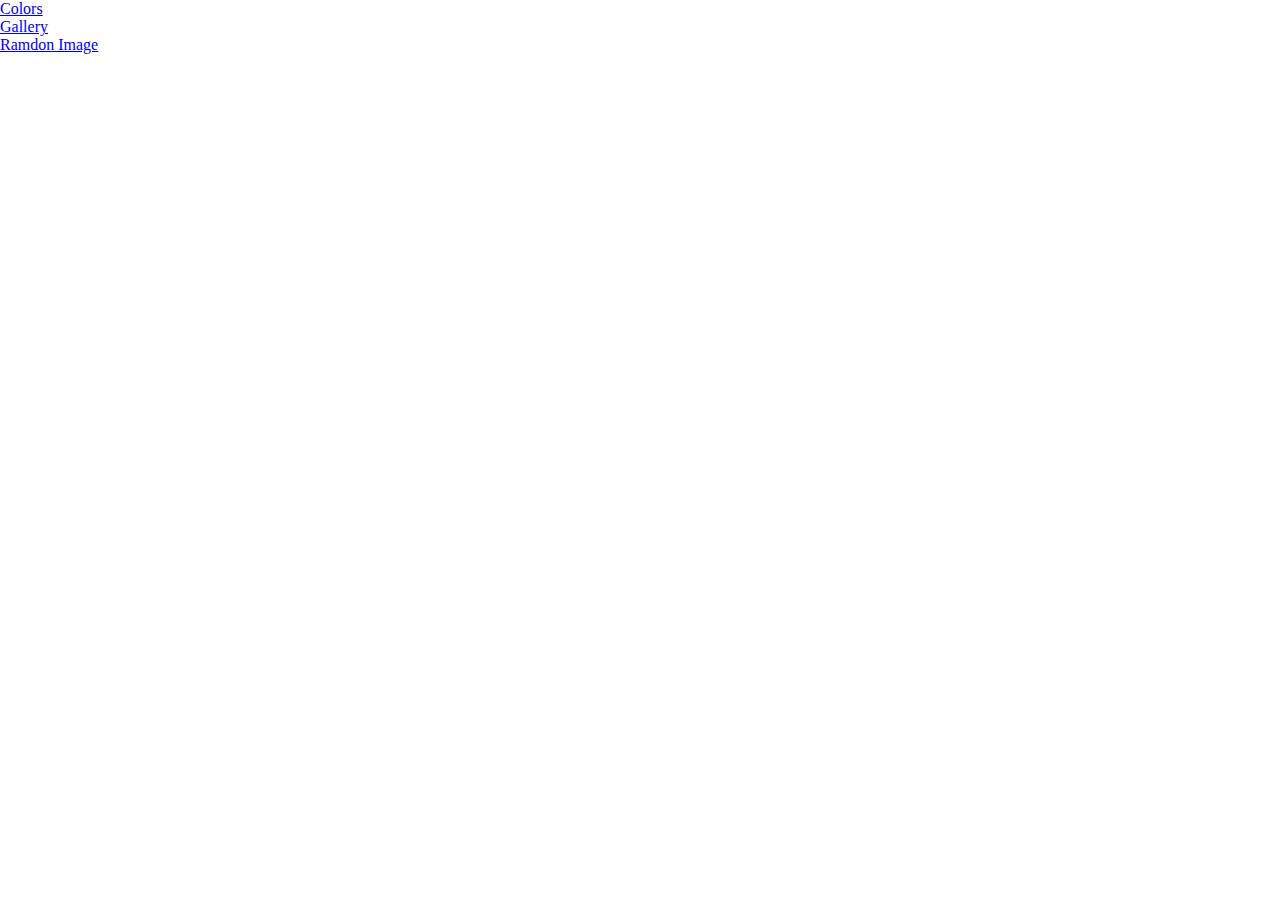
<file: index.html>
<!DOCTYPE html>
<html lang="en">
<head>
    <meta charset="UTF-8">
    <meta http-equiv="X-UA-Compatible" content="IE=edge">
    <meta name="viewport" content="width=device-width, initial-scale=1.0">
    <title>JS Sandbox</title>
    <link rel="stylesheet" href="css/colors.css">
</head>
<body>

    <div class="container">
        <ul>
            <li><a href="colors.html">Colors</a></li>
            <li><a href="gallery.html">Gallery</a></li>
            <li><a href="random-image.html">Ramdon Image</a></li>
        </ul>
    </div>
    
</body>
</html>
</file>
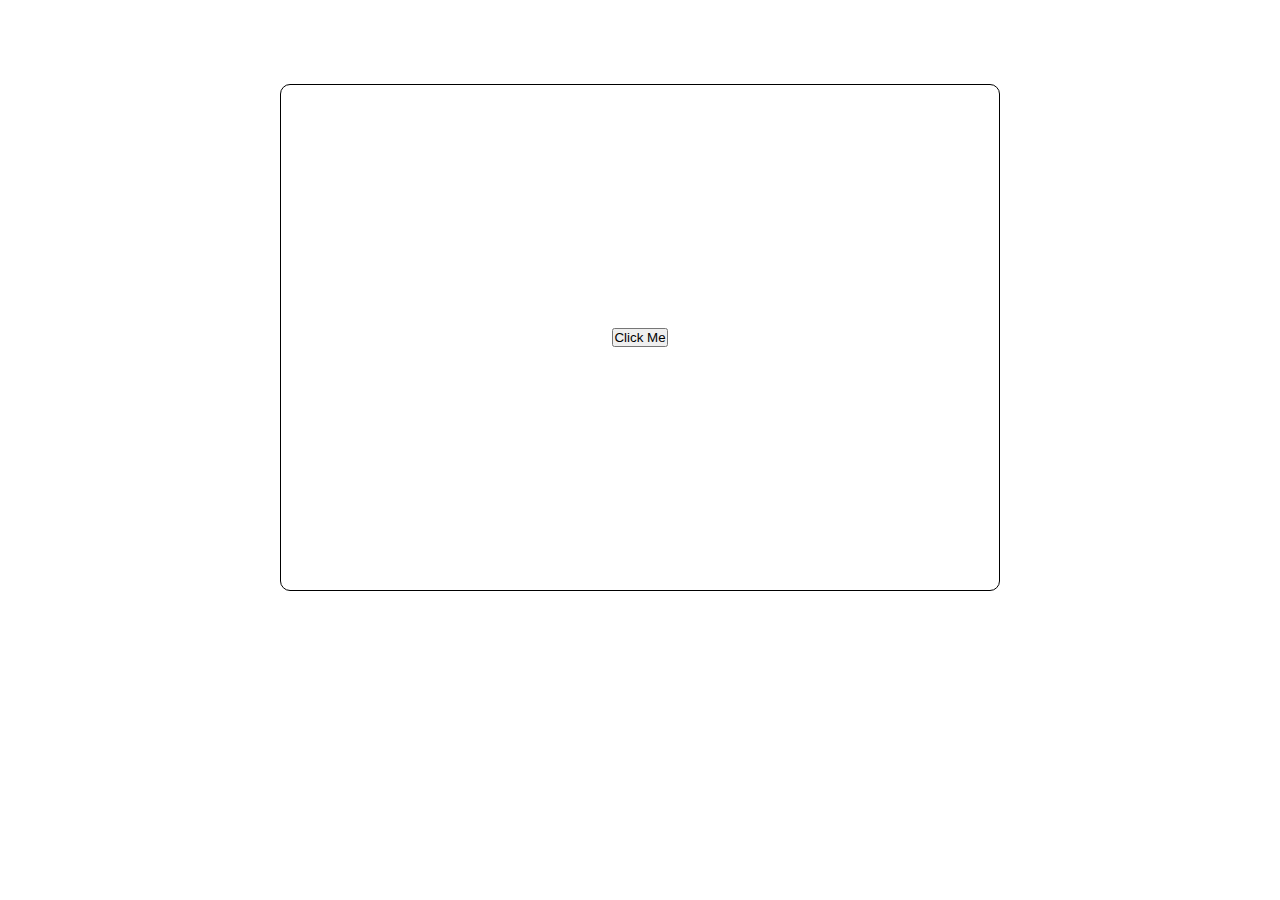
<file: colors.html>
<!DOCTYPE html>
<html lang="en">
<head>
    <meta charset="UTF-8">
    <meta http-equiv="X-UA-Compatible" content="IE=edge">
    <meta name="viewport" content="width=device-width, initial-scale=1.0">
    <title>Random Colors</title>
    <link rel="stylesheet" href="css/colors.css">
</head>
<body>
    <div class="container">
        <div class="box-container">
            <div class="box">
                <button>Click Me</button>
            </div>
        </div>
    </div>


    <script src="js/colors.js"></script>

</body>
</html>
</file>
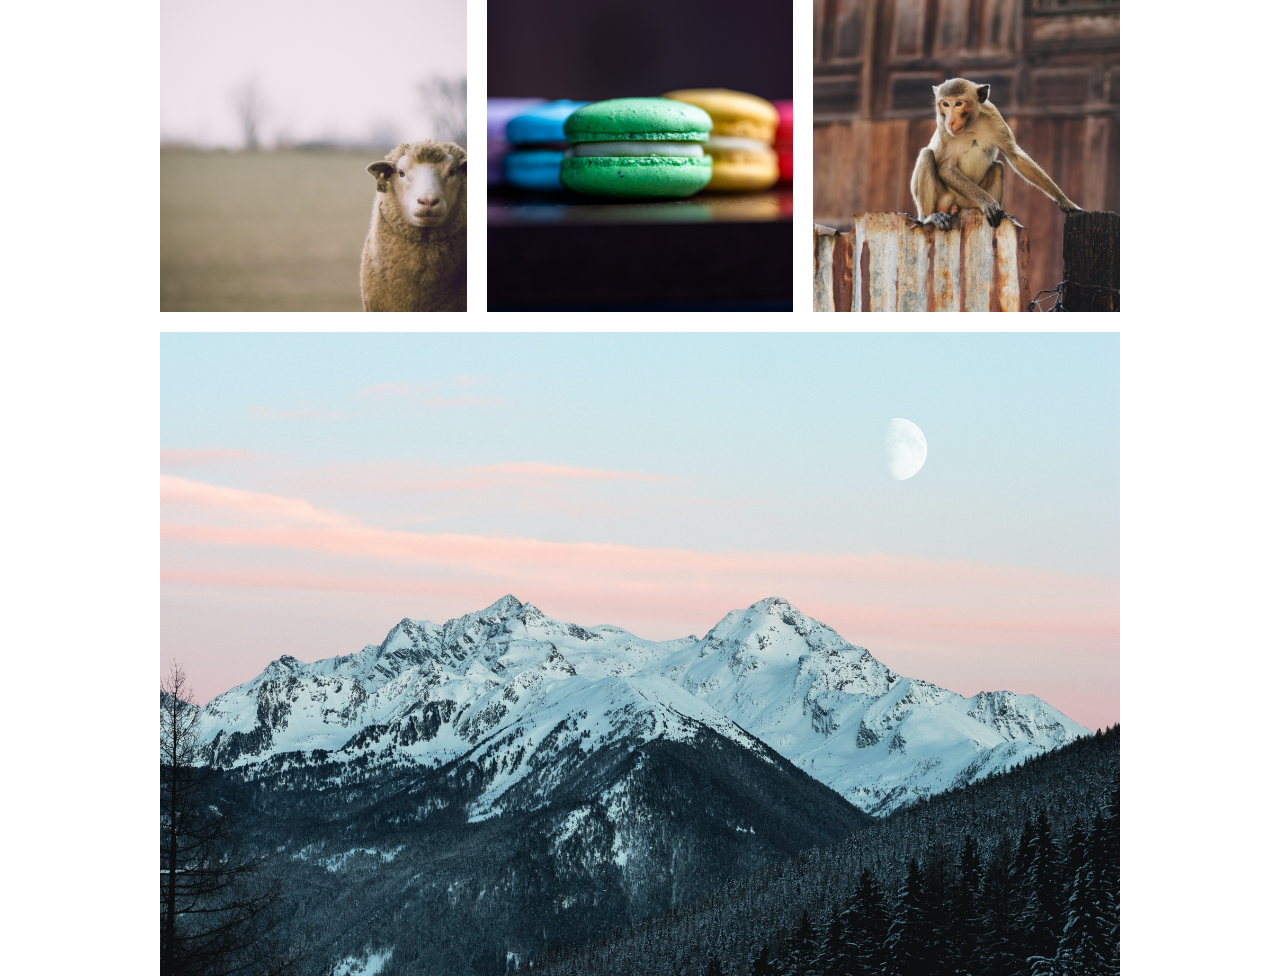
<file: gallery.html>
<!DOCTYPE html>
<html lang="en">
<head>
    <meta charset="UTF-8">
    <meta http-equiv="X-UA-Compatible" content="IE=edge">
    <meta name="viewport" content="width=device-width, initial-scale=1.0">
    <title>JS Gallery</title>
    <link rel="stylesheet" href="css/images.css">
</head>
<body>

    <div class="container">
        <div class="gallery">
            <div class="gallery-images gallery-images1">
                <img src="images/pic1.jpg" alt="">
            </div>

            <div class="gallery-images gallery-images2">
                <img src="images/pic2.jpg" alt="">
            </div>

            <div class="gallery-images gallery-images3">
                <img src="images/pic3.jpg" alt="">
            </div>

            <div class="gallery-images gallery-images4">
                <img src="images/pic4.jpg" alt="">
            </div>

        </div>
    </div>
    
    <script src="js/images.js"></script>
</body>
</html>
</file>
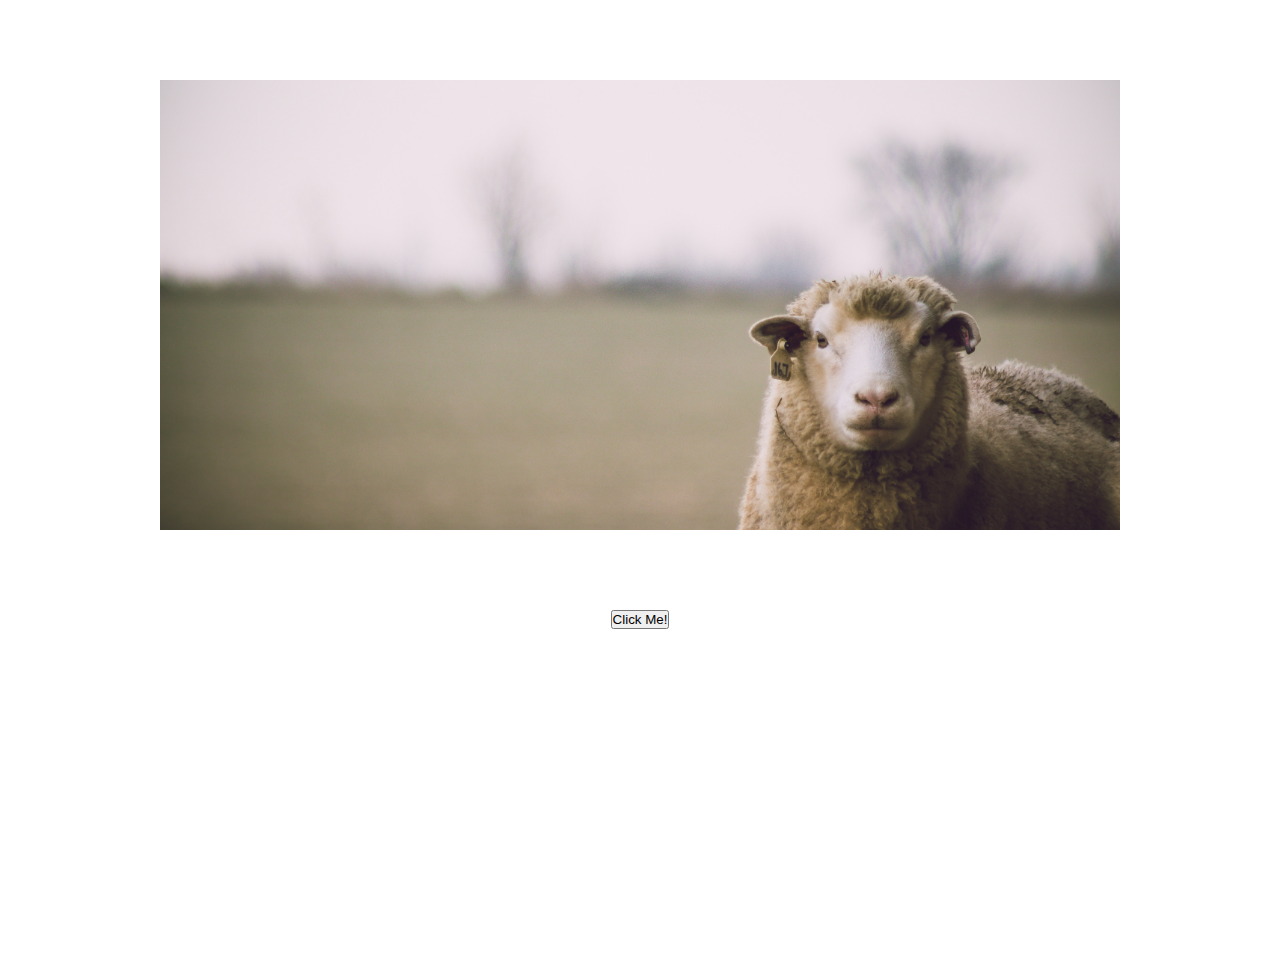
<file: random-image.html>
<!DOCTYPE html>
<html lang="en">
<head>
    <meta charset="UTF-8">
    <meta http-equiv="X-UA-Compatible" content="IE=edge">
    <meta name="viewport" content="width=device-width, initial-scale=1.0">
    <title>Random Image</title>
    <link rel="stylesheet" href="css/randomImage.css">
</head>
<body>
    
    <div class="container">
        <div class="image-container">
            <img src="images/pic1.jpg" alt="">
        </div>
        <button>Click Me!</button>
    </div>

    <script src="js/randomImage.js"></script>
</body>
</html>
</file>
<file: css/colors.css>
* {
    box-sizing: border-box;
    margin: 0;
    padding: 0;
}

.box-container {
    align-items: center;
    display: flex;
    justify-content: center;
    height: 75vh;
    margin: 0 auto;
    width: 75%;
}

.box {
    align-items: center;
    display: flex;
    justify-content: center;
    border: 1px solid black;
    border-radius: 10px;
    height: 75%;
    margin: 0 auto;
    width: 75%;
}
</file>
<file: css/images.css>
* {
    box-sizing: border-box;
    margin: 0;
    padding: 0;
}

.gallery {
    display: grid;
    height: 95%;
    gap: 20px;
    grid-template-columns: repeat(3, 1fr);
    grid-template-rows: repeat(3, 1fr);
    margin: 0 auto;
    width: 75%;
}

.gallery-images img {
    height: 100%;
    object-fit: cover;
    width: 100%;
}

.gallery-images4 {
    grid-column: 1/4;
    grid-row: 2/4;
}
</file>
<file: css/randomImage.css>
* {
    margin: 0;
    padding: 0;
    box-sizing: border-box;
}

.container {
    height: 100vh;
    text-align: center;
}

.image-container {
    height: 50%;
    margin: 5rem auto;
    width: 75%;
}

img {
    object-fit: cover;
    height: 100%;
    width: 100%;
}
</file>
